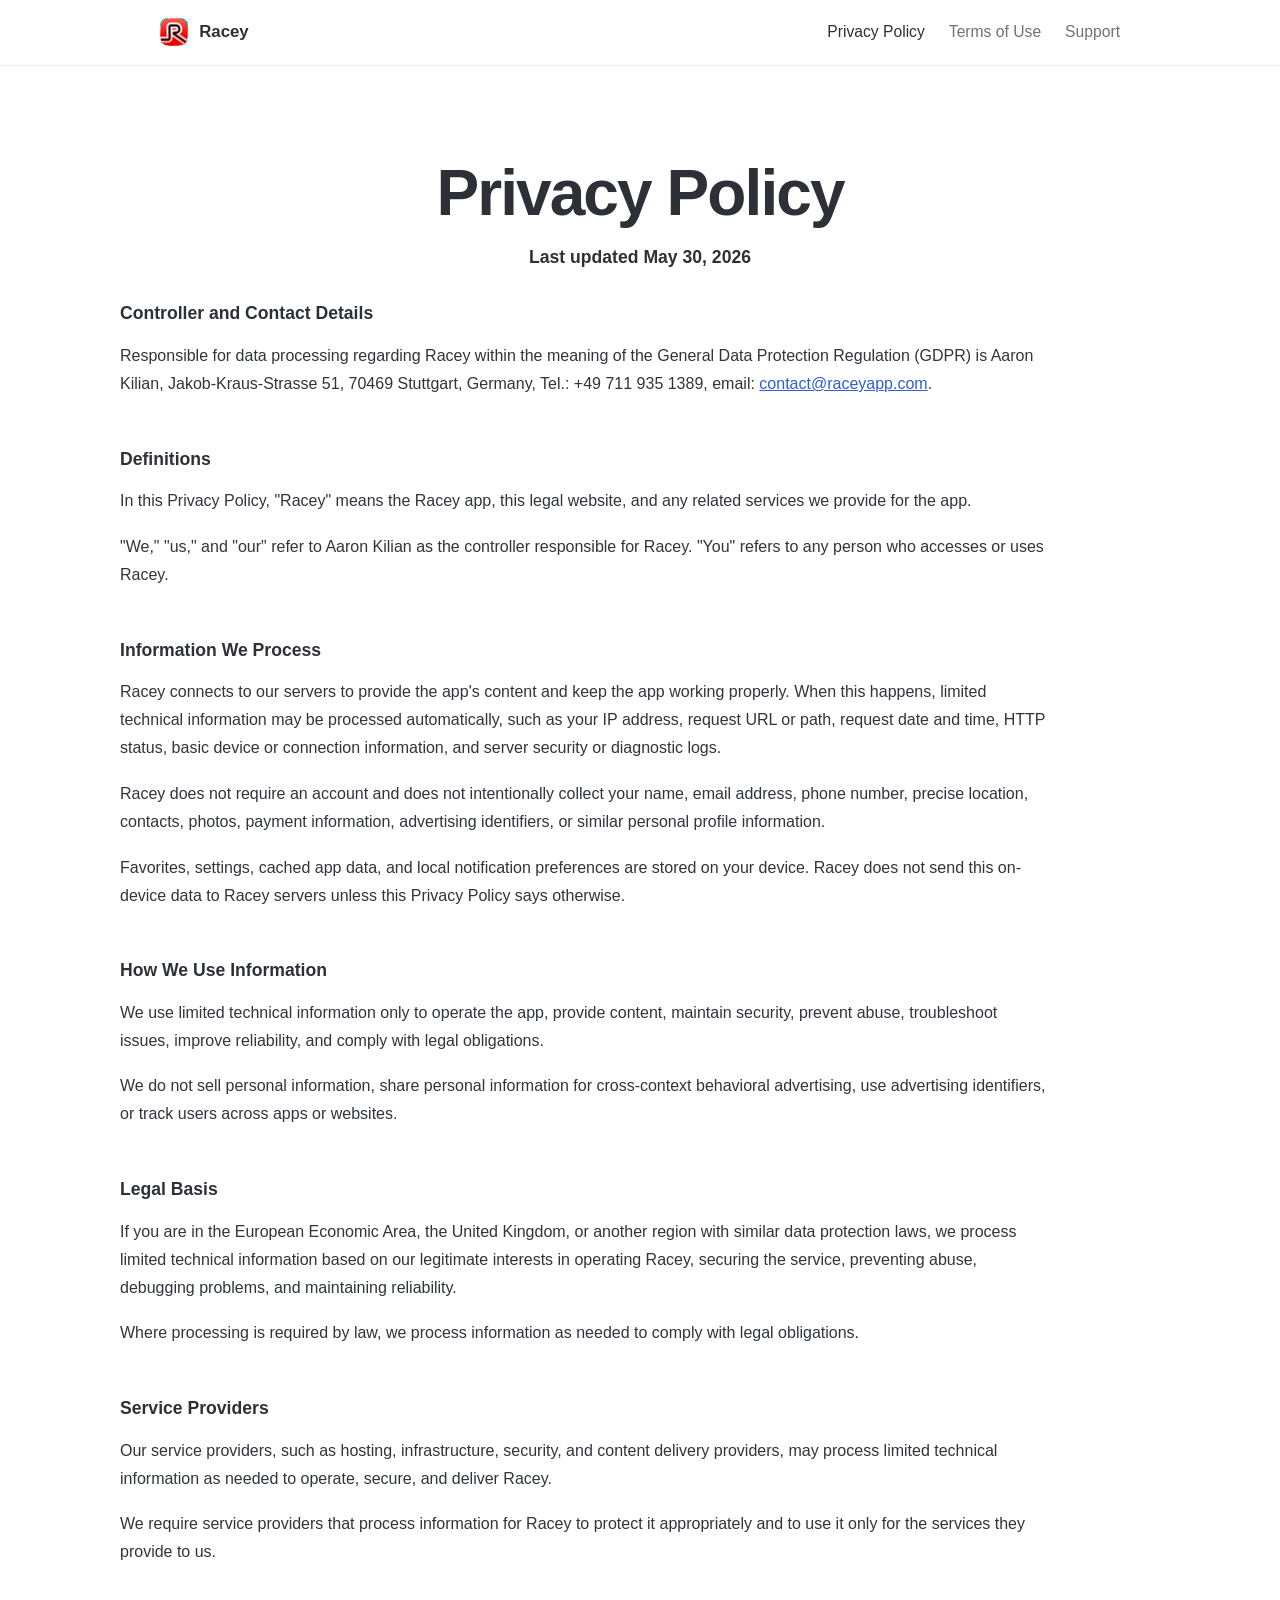
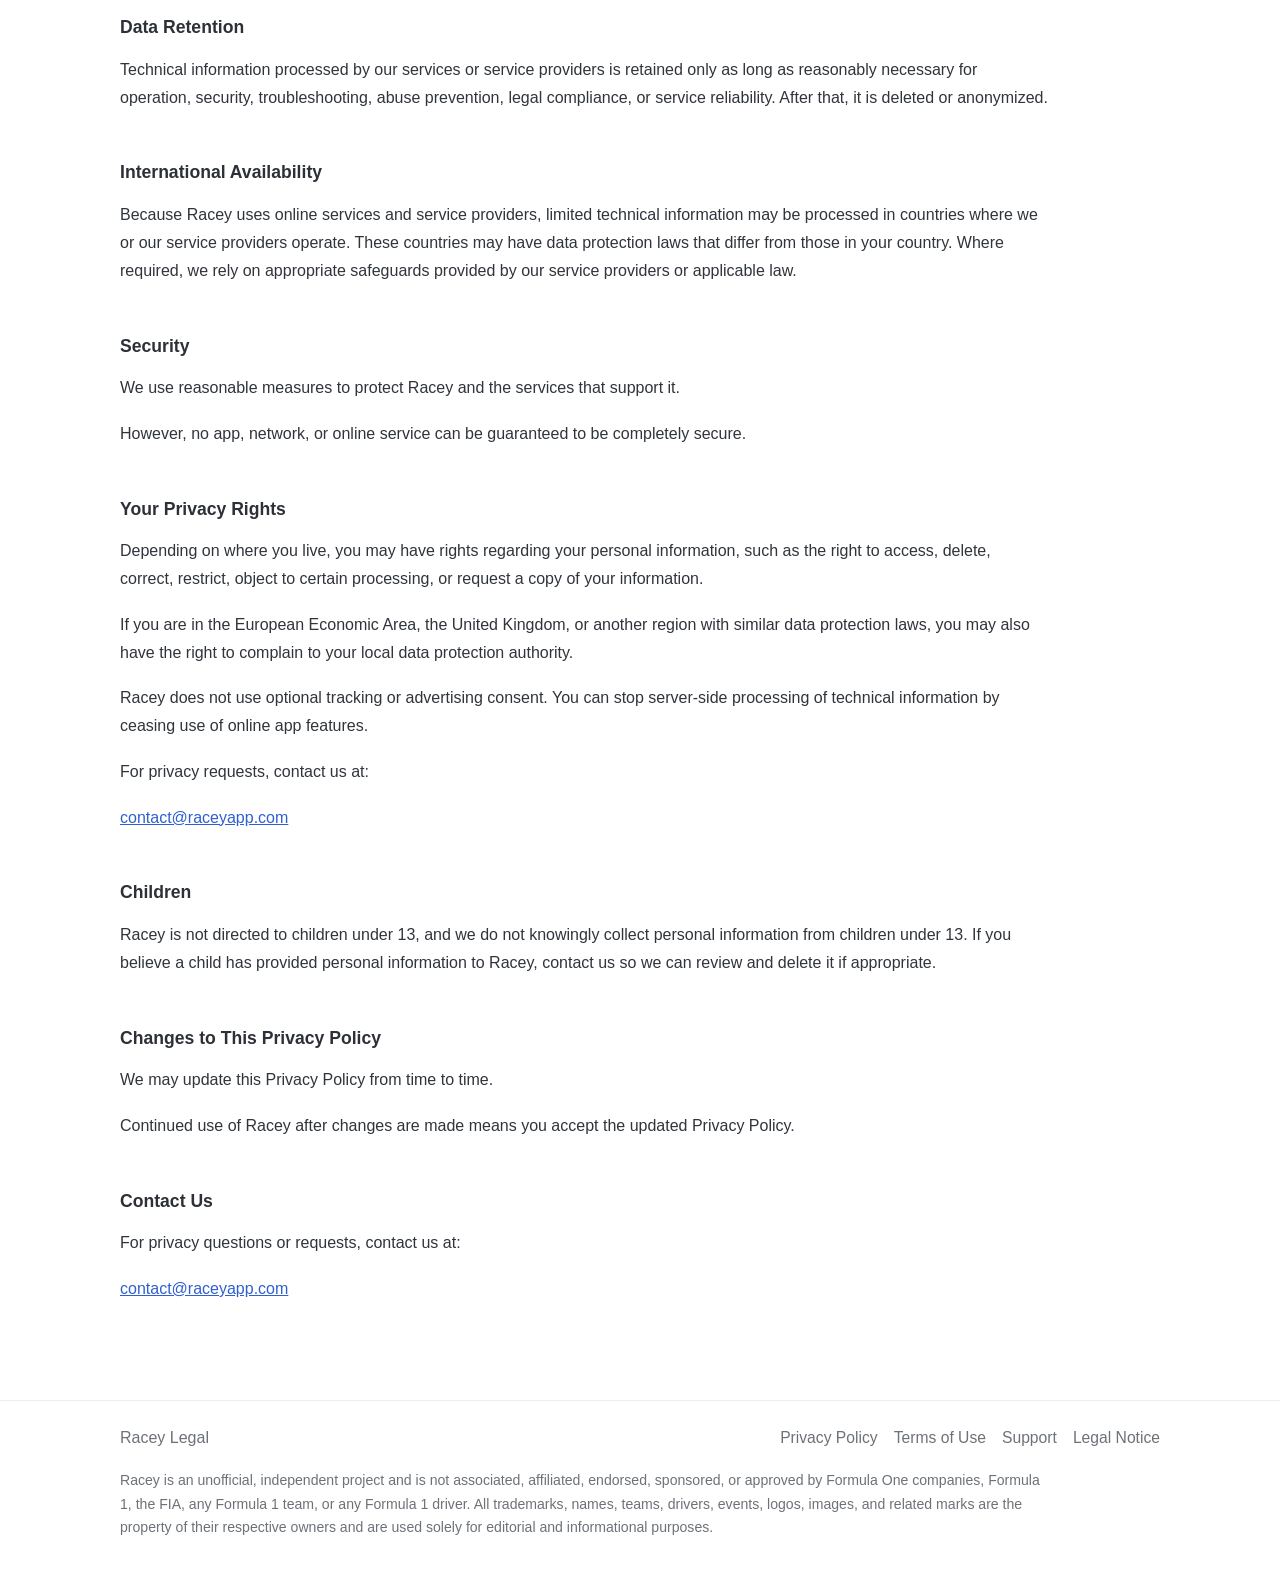
<file: index.html>
<!doctype html>
<html lang="en">
  <head>
    <meta charset="utf-8">
    <meta name="viewport" content="width=device-width, initial-scale=1">
    <title>Racey Legal</title>
    <meta http-equiv="refresh" content="0; url=privacy.html">
    <meta name="description" content="Redirecting to the Racey legal pages.">
    <meta name="application-name" content="Racey Legal">
    <meta name="apple-mobile-web-app-title" content="Racey">
    <meta name="theme-color" content="#ffffff">
    <link rel="shortcut icon" href="favicon.ico">
    <link rel="icon" type="image/png" sizes="16x16" href="assets/favicons/favicon-16x16.png">
    <link rel="icon" type="image/png" sizes="32x32" href="assets/favicons/favicon-32x32.png">
    <link rel="icon" type="image/png" sizes="48x48" href="assets/favicons/favicon-48x48.png">
    <link rel="apple-touch-icon" sizes="180x180" href="assets/favicons/apple-touch-icon.png">
    <link rel="manifest" href="site.webmanifest">
    <link rel="canonical" href="privacy.html">
    <link rel="stylesheet" href="styles.css?v=20260530-3">
  </head>
  <body>
    <main class="redirect-page">
      <div class="redirect-copy">
        <h1>Redirecting to Racey Legal</h1>
        <p>
          If you are not redirected automatically, open the
          <a href="privacy.html">Privacy Policy</a>,
          <a href="terms.html">Terms of Use</a>,
          <a href="support.html">Support</a>,
          or
          <a href="contact.html">Legal Notice</a>.
        </p>
      </div>
    </main>
  </body>
</html>
</file>
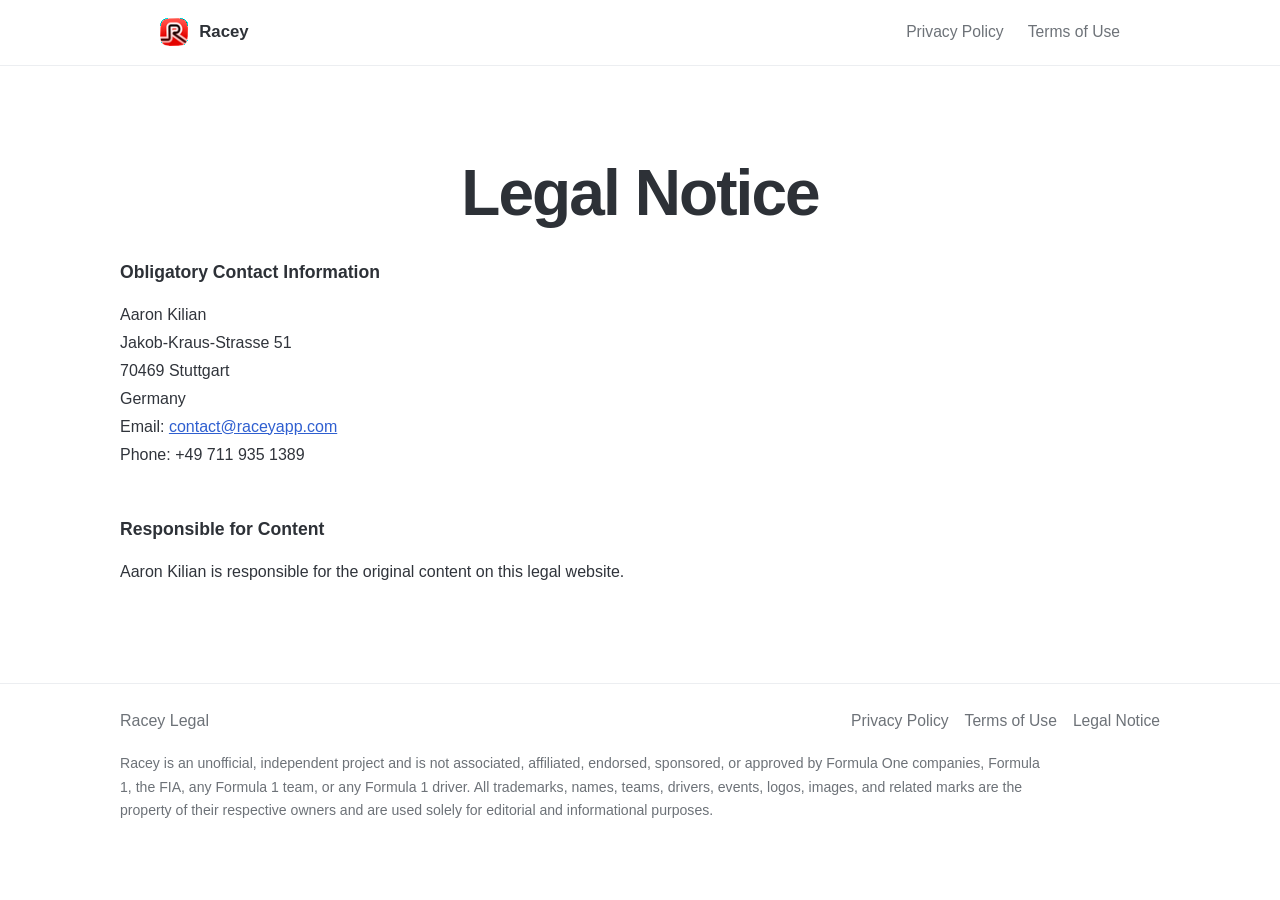
<file: contact.html>
<!doctype html>
<html lang="en">
  <head>
    <meta charset="utf-8">
    <meta name="viewport" content="width=device-width, initial-scale=1">
    <title>Racey Legal Notice</title>
    <meta name="description" content="Legal notice and contact information for the Racey app.">
    <meta name="application-name" content="Racey Legal">
    <meta name="apple-mobile-web-app-title" content="Racey">
    <meta name="theme-color" content="#ffffff">
    <link rel="shortcut icon" href="favicon.ico">
    <link rel="icon" type="image/png" sizes="16x16" href="assets/favicons/favicon-16x16.png">
    <link rel="icon" type="image/png" sizes="32x32" href="assets/favicons/favicon-32x32.png">
    <link rel="icon" type="image/png" sizes="48x48" href="assets/favicons/favicon-48x48.png">
    <link rel="apple-touch-icon" sizes="180x180" href="assets/favicons/apple-touch-icon.png">
    <link rel="manifest" href="site.webmanifest">
    <link rel="stylesheet" href="styles.css?v=20260530">
  </head>
  <body>
    <div class="page-shell">
      <header class="site-header">
        <div class="site-header-inner">
          <a class="brand" href="privacy.html" aria-label="Racey Legal">
            <img
              src="assets/favicons/racey-mark-64.png"
              srcset="assets/favicons/favicon-32x32.png 1x, assets/favicons/racey-mark-64.png 2x"
              width="28"
              height="28"
              alt="Racey app icon"
              class="brand-mark"
            >
            <span>Racey</span>
          </a>

          <nav class="site-nav" aria-label="Primary">
            <a href="privacy.html">Privacy Policy</a>
            <a href="terms.html">Terms of Use</a>
          </nav>
        </div>
      </header>

      <main class="legal-layout">
        <h1 class="legal-page-title">Legal Notice</h1>

        <section class="legal-section">
          <h2>Obligatory Contact Information</h2>
          <address>
            Aaron Kilian<br>
            Jakob-Kraus-Strasse 51<br>
            70469 Stuttgart<br>
            Germany<br>
            Email: <a href="mailto:contact@raceyapp.com">contact@raceyapp.com</a><br>
            Phone: +49 711 935 1389
          </address>
        </section>

        <section class="legal-section">
          <h2>Responsible for Content</h2>
          <p>Aaron Kilian is responsible for the original content on this legal website.</p>
        </section>

      </main>

      <footer class="site-footer">
        <div class="site-footer-inner">
          <div class="site-footer-primary">
            <p>Racey Legal</p>
            <div class="footer-links">
              <a href="privacy.html">Privacy Policy</a>
              <a href="terms.html">Terms of Use</a>
              <a href="contact.html">Legal Notice</a>
            </div>
          </div>
          <p class="footer-disclaimer">
            Racey is an unofficial, independent project and is not associated, affiliated, endorsed, sponsored, or approved by Formula One companies, Formula 1, the FIA, any Formula 1 team, or any Formula 1 driver. All trademarks, names, teams, drivers, events, logos, images, and related marks are the property of their respective owners and are used solely for editorial and informational purposes.
          </p>
        </div>
      </footer>
    </div>
  </body>
</html>
</file>
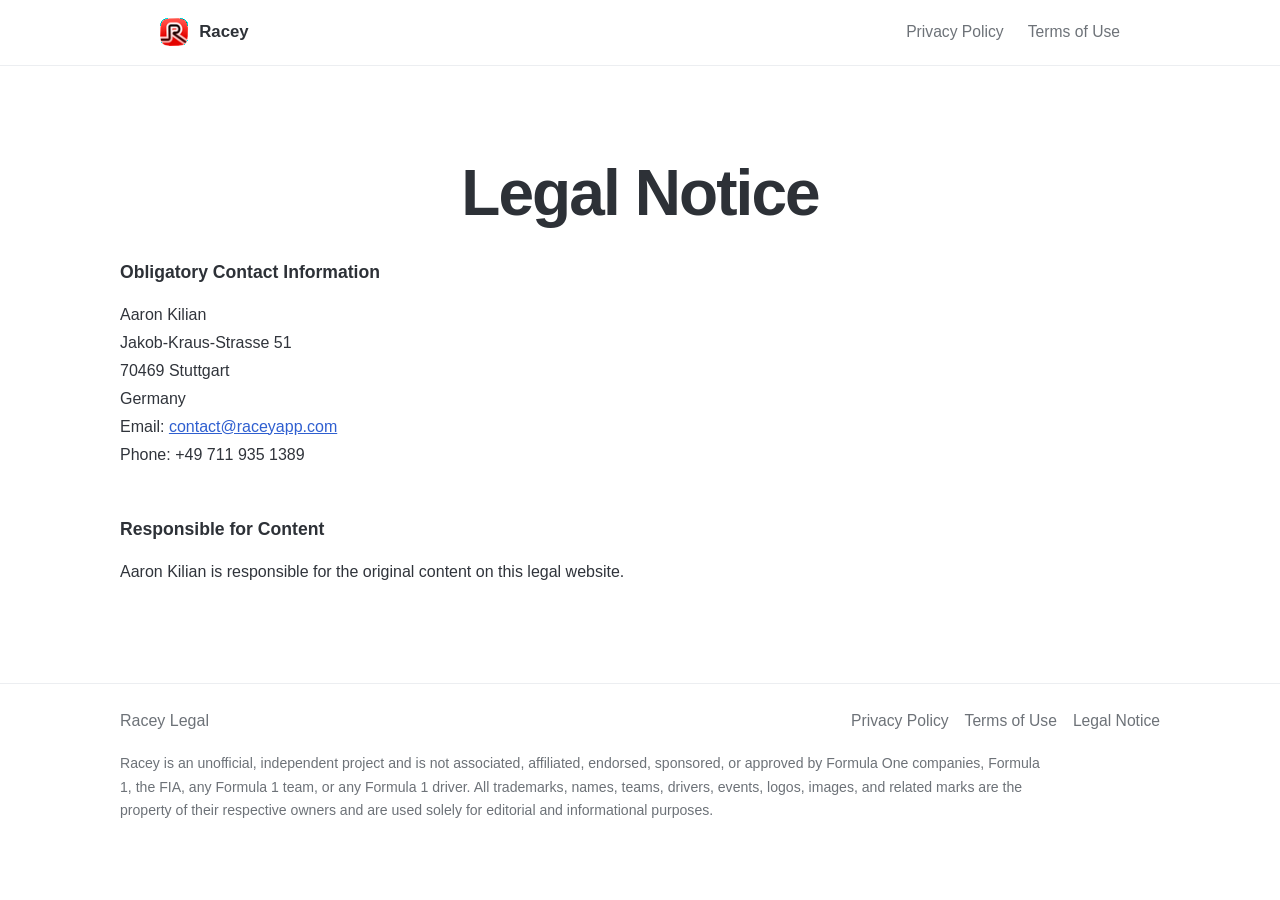
<file: impressum.html>
<!doctype html>
<html lang="en">
  <head>
    <meta charset="utf-8">
    <meta name="viewport" content="width=device-width, initial-scale=1">
    <title>Redirecting to Racey Legal Notice</title>
    <meta http-equiv="refresh" content="0; url=contact.html">
    <meta name="robots" content="noindex">
    <link rel="canonical" href="contact.html">
  </head>
  <body>
    <p><a href="contact.html">Open Racey Legal Notice</a></p>
  </body>
</html>
</file>
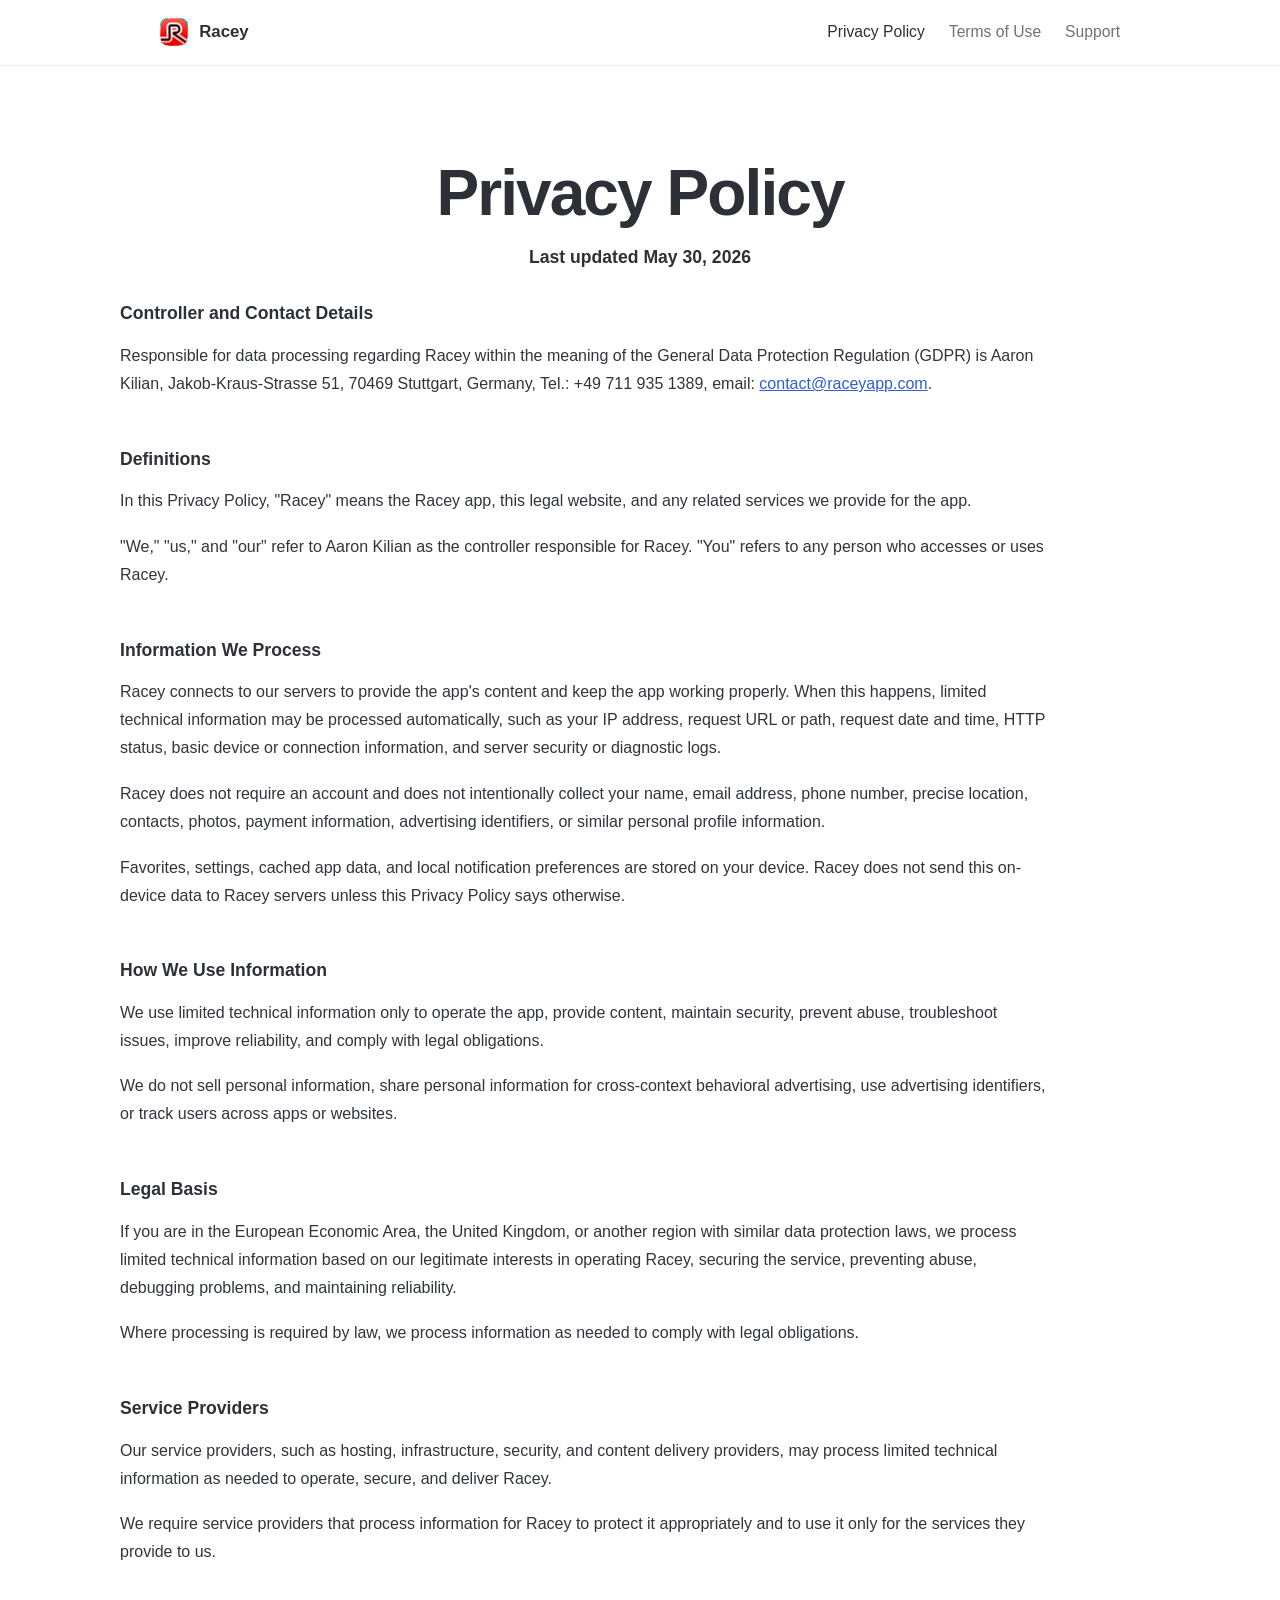
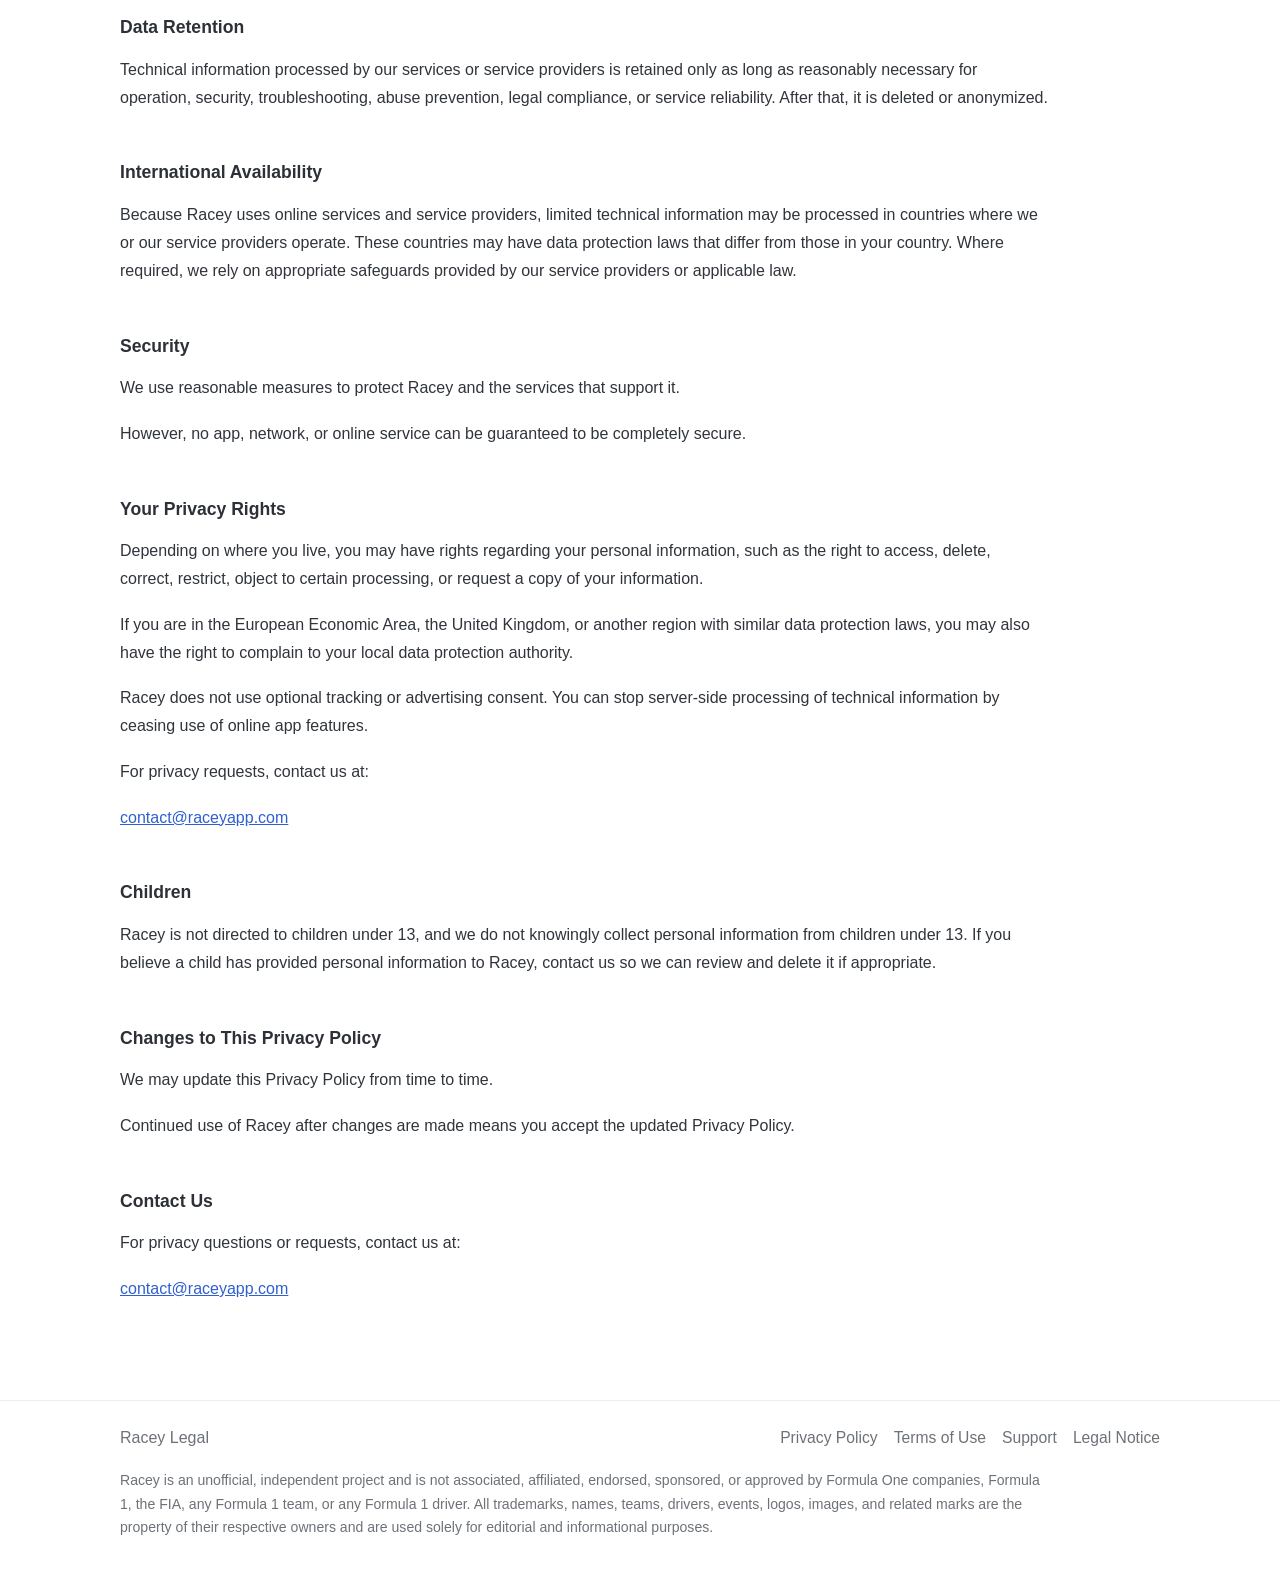
<file: privacy.html>
<!doctype html>
<html lang="en">
  <head>
    <meta charset="utf-8">
    <meta name="viewport" content="width=device-width, initial-scale=1">
    <title>Racey Privacy Policy</title>
    <meta name="description" content="Privacy Policy for the Racey app.">
    <meta name="application-name" content="Racey Legal">
    <meta name="apple-mobile-web-app-title" content="Racey">
    <meta name="theme-color" content="#ffffff">
    <link rel="shortcut icon" href="favicon.ico">
    <link rel="icon" type="image/png" sizes="16x16" href="assets/favicons/favicon-16x16.png">
    <link rel="icon" type="image/png" sizes="32x32" href="assets/favicons/favicon-32x32.png">
    <link rel="icon" type="image/png" sizes="48x48" href="assets/favicons/favicon-48x48.png">
    <link rel="apple-touch-icon" sizes="180x180" href="assets/favicons/apple-touch-icon.png">
    <link rel="manifest" href="site.webmanifest">
    <link rel="stylesheet" href="styles.css?v=20260530-3">
  </head>
  <body>
    <div class="page-shell">
      <header class="site-header">
        <div class="site-header-inner">
          <a class="brand" href="privacy.html" aria-label="Racey Privacy Policy">
            <img
              src="assets/favicons/racey-mark-64.png"
              srcset="assets/favicons/favicon-32x32.png 1x, assets/favicons/racey-mark-64.png 2x"
              width="28"
              height="28"
              alt="Racey app icon"
              class="brand-mark"
            >
            <span>Racey</span>
          </a>

          <nav class="site-nav" aria-label="Primary">
            <a class="is-active" href="privacy.html" aria-current="page">Privacy Policy</a>
            <a href="terms.html">Terms of Use</a>
            <a href="support.html">Support</a>
          </nav>
        </div>
      </header>

      <main class="legal-layout">
        <h1 class="legal-page-title">Privacy Policy</h1>
        <p class="legal-updated">Last updated May 30, 2026</p>

        <section class="legal-section">
          <h2>Controller and Contact Details</h2>
          <p>
            Responsible for data processing regarding Racey within the meaning of the General Data Protection Regulation (GDPR) is Aaron Kilian, Jakob-Kraus-Strasse 51, 70469 Stuttgart, Germany, Tel.: +49 711 935 1389, email: <a href="mailto:contact@raceyapp.com">contact@raceyapp.com</a>.
          </p>
        </section>

        <section class="legal-section">
          <h2>Definitions</h2>
          <p>
            In this Privacy Policy, &quot;Racey&quot; means the Racey app, this legal website, and any related services we provide for the app.
          </p>
          <p>
            &quot;We,&quot; &quot;us,&quot; and &quot;our&quot; refer to Aaron Kilian as the controller responsible for Racey. &quot;You&quot; refers to any person who accesses or uses Racey.
          </p>
        </section>

        <section class="legal-section">
          <h2>Information We Process</h2>
          <p>
            Racey connects to our servers to provide the app's content and keep the app working properly. When this happens, limited technical information may be processed automatically, such as your IP address, request URL or path, request date and time, HTTP status, basic device or connection information, and server security or diagnostic logs.
          </p>

          <p>
            Racey does not require an account and does not intentionally collect your name, email address, phone number, precise location, contacts, photos, payment information, advertising identifiers, or similar personal profile information.
          </p>

          <p>
            Favorites, settings, cached app data, and local notification preferences are stored on your device. Racey does not send this on-device data to Racey servers unless this Privacy Policy says otherwise.
          </p>
        </section>

        <section class="legal-section">
          <h2>How We Use Information</h2>
          <p>
            We use limited technical information only to operate the app, provide content, maintain security, prevent abuse, troubleshoot issues, improve reliability, and comply with legal obligations.
          </p>
          <p>
            We do not sell personal information, share personal information for cross-context behavioral advertising, use advertising identifiers, or track users across apps or websites.
          </p>
        </section>

        <section class="legal-section">
          <h2>Legal Basis</h2>
          <p>
            If you are in the European Economic Area, the United Kingdom, or another region with similar data protection laws, we process limited technical information based on our legitimate interests in operating Racey, securing the service, preventing abuse, debugging problems, and maintaining reliability.
          </p>
          <p>
            Where processing is required by law, we process information as needed to comply with legal obligations.
          </p>
        </section>

        <section class="legal-section">
          <h2>Service Providers</h2>
          <p>
            Our service providers, such as hosting, infrastructure, security, and content delivery providers, may process limited technical information as needed to operate, secure, and deliver Racey.
          </p>
          <p>
            We require service providers that process information for Racey to protect it appropriately and to use it only for the services they provide to us.
          </p>
        </section>
        
        <section class="legal-section">
          <h2>Data Retention</h2>
          <p>
            Technical information processed by our services or service providers is retained only as long as reasonably necessary for operation, security, troubleshooting, abuse prevention, legal compliance, or service reliability. After that, it is deleted or anonymized.
          </p>
        </section>
        
        <section class="legal-section">
          <h2>International Availability</h2>
          <p>
            Because Racey uses online services and service providers, limited technical information may be processed in countries where we or our service providers operate. These countries may have data protection laws that differ from those in your country. Where required, we rely on appropriate safeguards provided by our service providers or applicable law.
          </p>
        </section>
        
        <section class="legal-section">
          <h2>Security</h2>
          <p>We use reasonable measures to protect Racey and the services that support it.</p>
          <p>
            However, no app, network, or online service can be guaranteed to be completely secure.
          </p>
        </section>

        <section class="legal-section">
          <h2>Your Privacy Rights</h2>
          <p>
            Depending on where you live, you may have rights regarding your personal information, such as the right to access, delete, correct, restrict, object to certain processing, or request a copy of your information.
          </p>
          <p>
            If you are in the European Economic Area, the United Kingdom, or another region with similar data protection laws, you may also have the right to complain to your local data protection authority.
          </p>
          <p>
            Racey does not use optional tracking or advertising consent. You can stop server-side processing of technical information by ceasing use of online app features.
          </p>
          <p>For privacy requests, contact us at:</p>
          <p><a href="mailto:contact@raceyapp.com">contact@raceyapp.com</a></p>
        </section>

        <section class="legal-section">
          <h2>Children</h2>
          <p>
            Racey is not directed to children under 13, and we do not knowingly collect personal information from children under 13. If you believe a child has provided personal information to Racey, contact us so we can review and delete it if appropriate.
          </p>
        </section>

        <section class="legal-section">
          <h2>Changes to This Privacy Policy</h2>
          <p>We may update this Privacy Policy from time to time.</p>
          <p>
            Continued use of Racey after changes are made means you accept the updated Privacy Policy.
          </p>
        </section>

        <section class="legal-section">
          <h2>Contact Us</h2>
          <p>For privacy questions or requests, contact us at:</p>
          <p><a href="mailto:contact@raceyapp.com">contact@raceyapp.com</a></p>
        </section>
      </main>

      <footer class="site-footer">
        <div class="site-footer-inner">
          <div class="site-footer-primary">
            <p>Racey Legal</p>
            <div class="footer-links">
              <a href="privacy.html">Privacy Policy</a>
              <a href="terms.html">Terms of Use</a>
              <a href="support.html">Support</a>
              <a href="contact.html">Legal Notice</a>
            </div>
          </div>
          <p class="footer-disclaimer">
            Racey is an unofficial, independent project and is not associated, affiliated, endorsed, sponsored, or approved by Formula One companies, Formula 1, the FIA, any Formula 1 team, or any Formula 1 driver. All trademarks, names, teams, drivers, events, logos, images, and related marks are the property of their respective owners and are used solely for editorial and informational purposes.
          </p>
        </div>
      </footer>
    </div>
  </body>
</html>
</file>
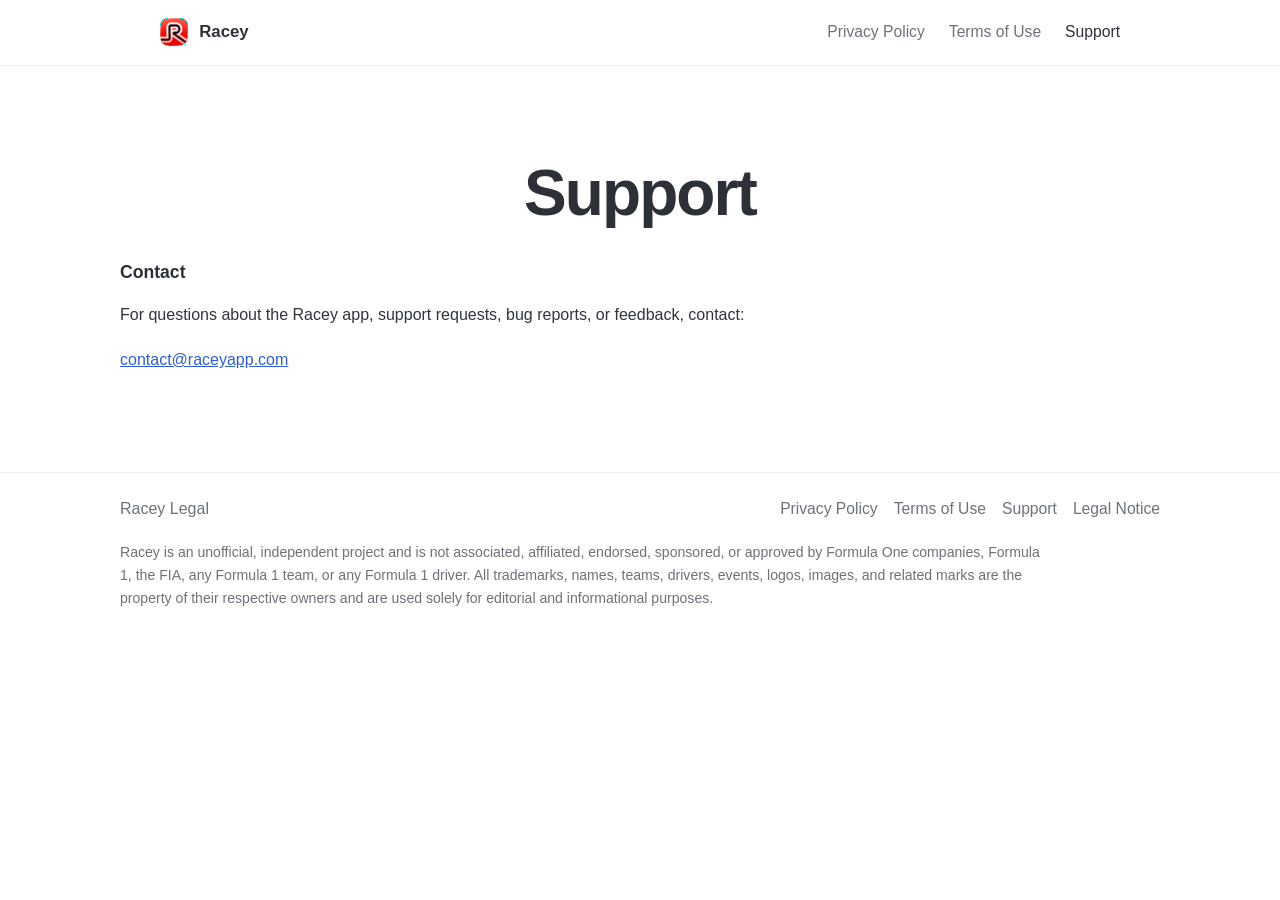
<file: support.html>
<!doctype html>
<html lang="en">
  <head>
    <meta charset="utf-8">
    <meta name="viewport" content="width=device-width, initial-scale=1">
    <title>Racey Support</title>
    <meta name="description" content="Support contact for the Racey app.">
    <meta name="application-name" content="Racey Legal">
    <meta name="apple-mobile-web-app-title" content="Racey">
    <meta name="theme-color" content="#ffffff">
    <link rel="shortcut icon" href="favicon.ico">
    <link rel="icon" type="image/png" sizes="16x16" href="assets/favicons/favicon-16x16.png">
    <link rel="icon" type="image/png" sizes="32x32" href="assets/favicons/favicon-32x32.png">
    <link rel="icon" type="image/png" sizes="48x48" href="assets/favicons/favicon-48x48.png">
    <link rel="apple-touch-icon" sizes="180x180" href="assets/favicons/apple-touch-icon.png">
    <link rel="manifest" href="site.webmanifest">
    <link rel="stylesheet" href="styles.css?v=20260530-3">
  </head>
  <body>
    <div class="page-shell">
      <header class="site-header">
        <div class="site-header-inner">
          <a class="brand" href="privacy.html" aria-label="Racey Legal">
            <img
              src="assets/favicons/racey-mark-64.png"
              srcset="assets/favicons/favicon-32x32.png 1x, assets/favicons/racey-mark-64.png 2x"
              width="28"
              height="28"
              alt="Racey app icon"
              class="brand-mark"
            >
            <span>Racey</span>
          </a>

          <nav class="site-nav" aria-label="Primary">
            <a href="privacy.html">Privacy Policy</a>
            <a href="terms.html">Terms of Use</a>
            <a class="is-active" href="support.html" aria-current="page">Support</a>
          </nav>
        </div>
      </header>

      <main class="legal-layout">
        <h1 class="legal-page-title">Support</h1>

        <section class="legal-section">
          <h2>Contact</h2>
          <p>
            For questions about the Racey app, support requests, bug reports, or feedback, contact:
          </p>
          <p><a href="mailto:contact@raceyapp.com">contact@raceyapp.com</a></p>
        </section>
      </main>

      <footer class="site-footer">
        <div class="site-footer-inner">
          <div class="site-footer-primary">
            <p>Racey Legal</p>
            <div class="footer-links">
              <a href="privacy.html">Privacy Policy</a>
              <a href="terms.html">Terms of Use</a>
              <a href="support.html">Support</a>
              <a href="contact.html">Legal Notice</a>
            </div>
          </div>
          <p class="footer-disclaimer">
            Racey is an unofficial, independent project and is not associated, affiliated, endorsed, sponsored, or approved by Formula One companies, Formula 1, the FIA, any Formula 1 team, or any Formula 1 driver. All trademarks, names, teams, drivers, events, logos, images, and related marks are the property of their respective owners and are used solely for editorial and informational purposes.
          </p>
        </div>
      </footer>
    </div>
  </body>
</html>
</file>
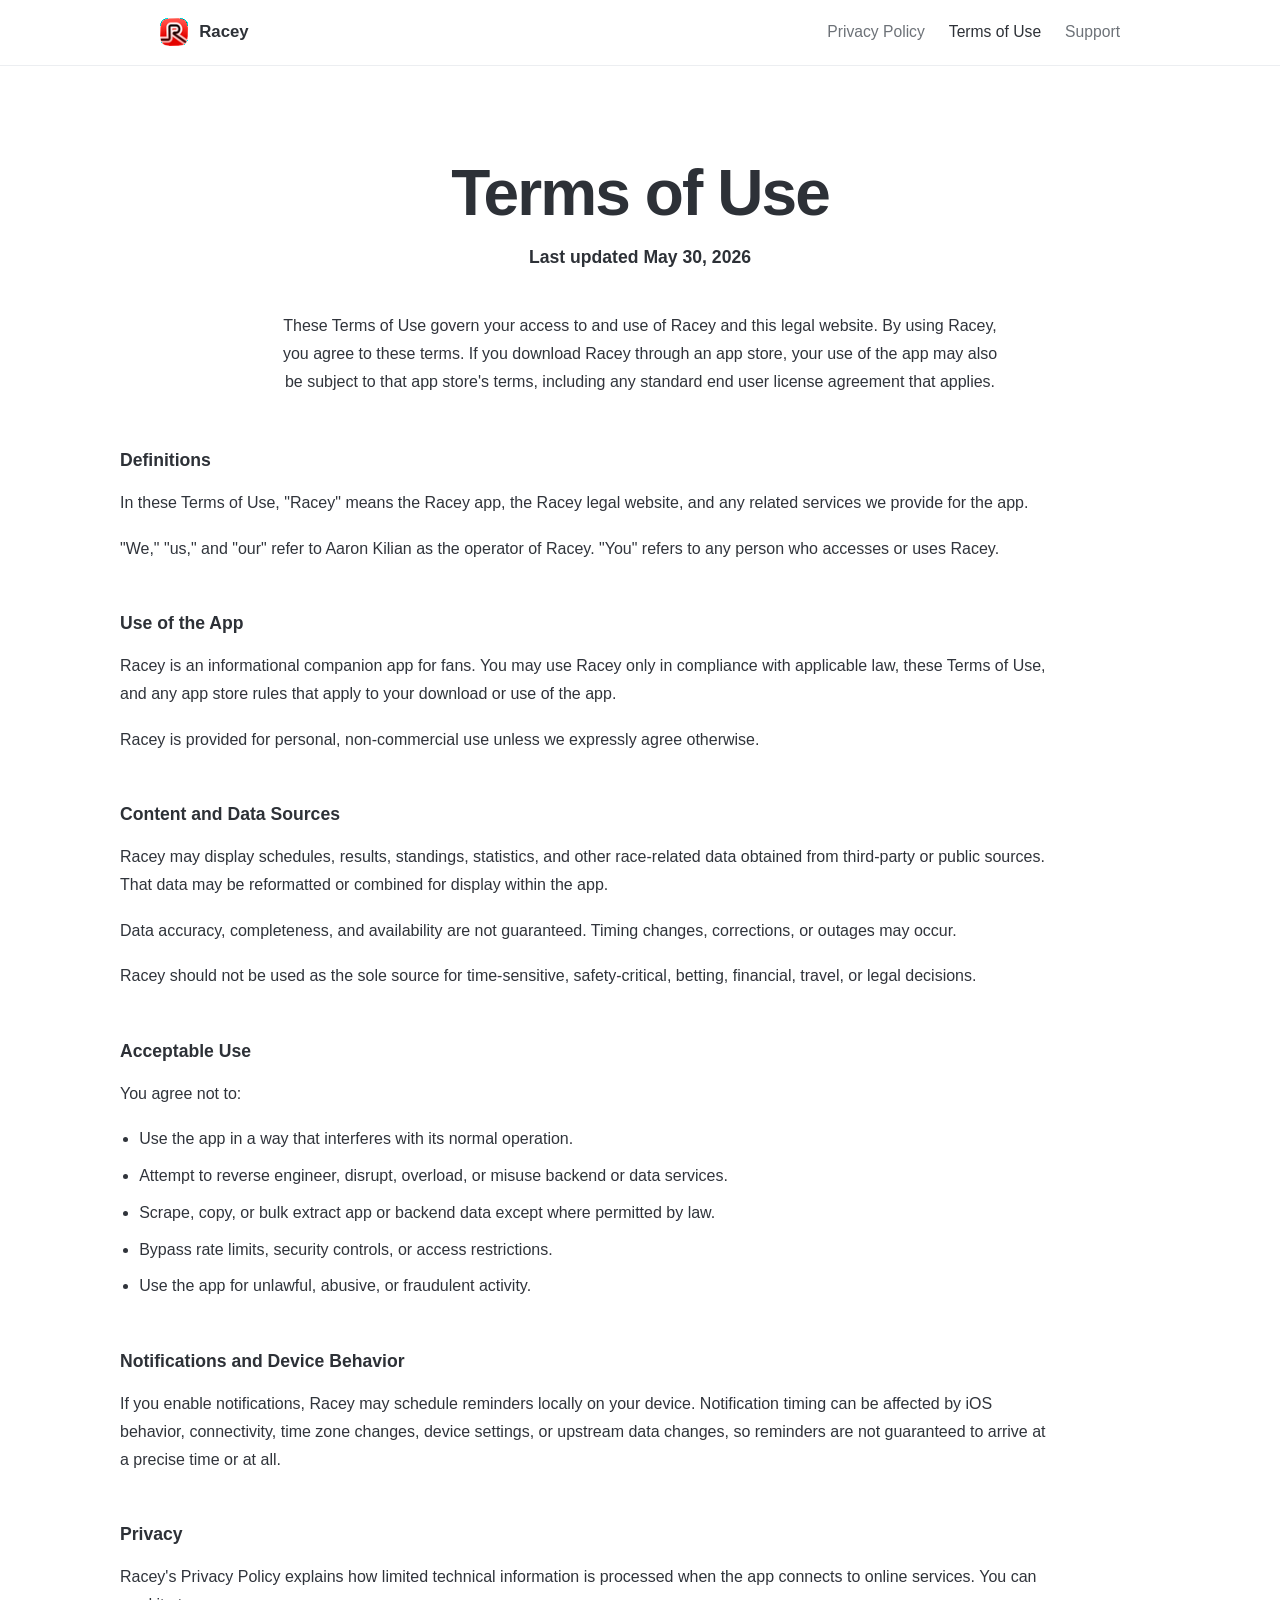
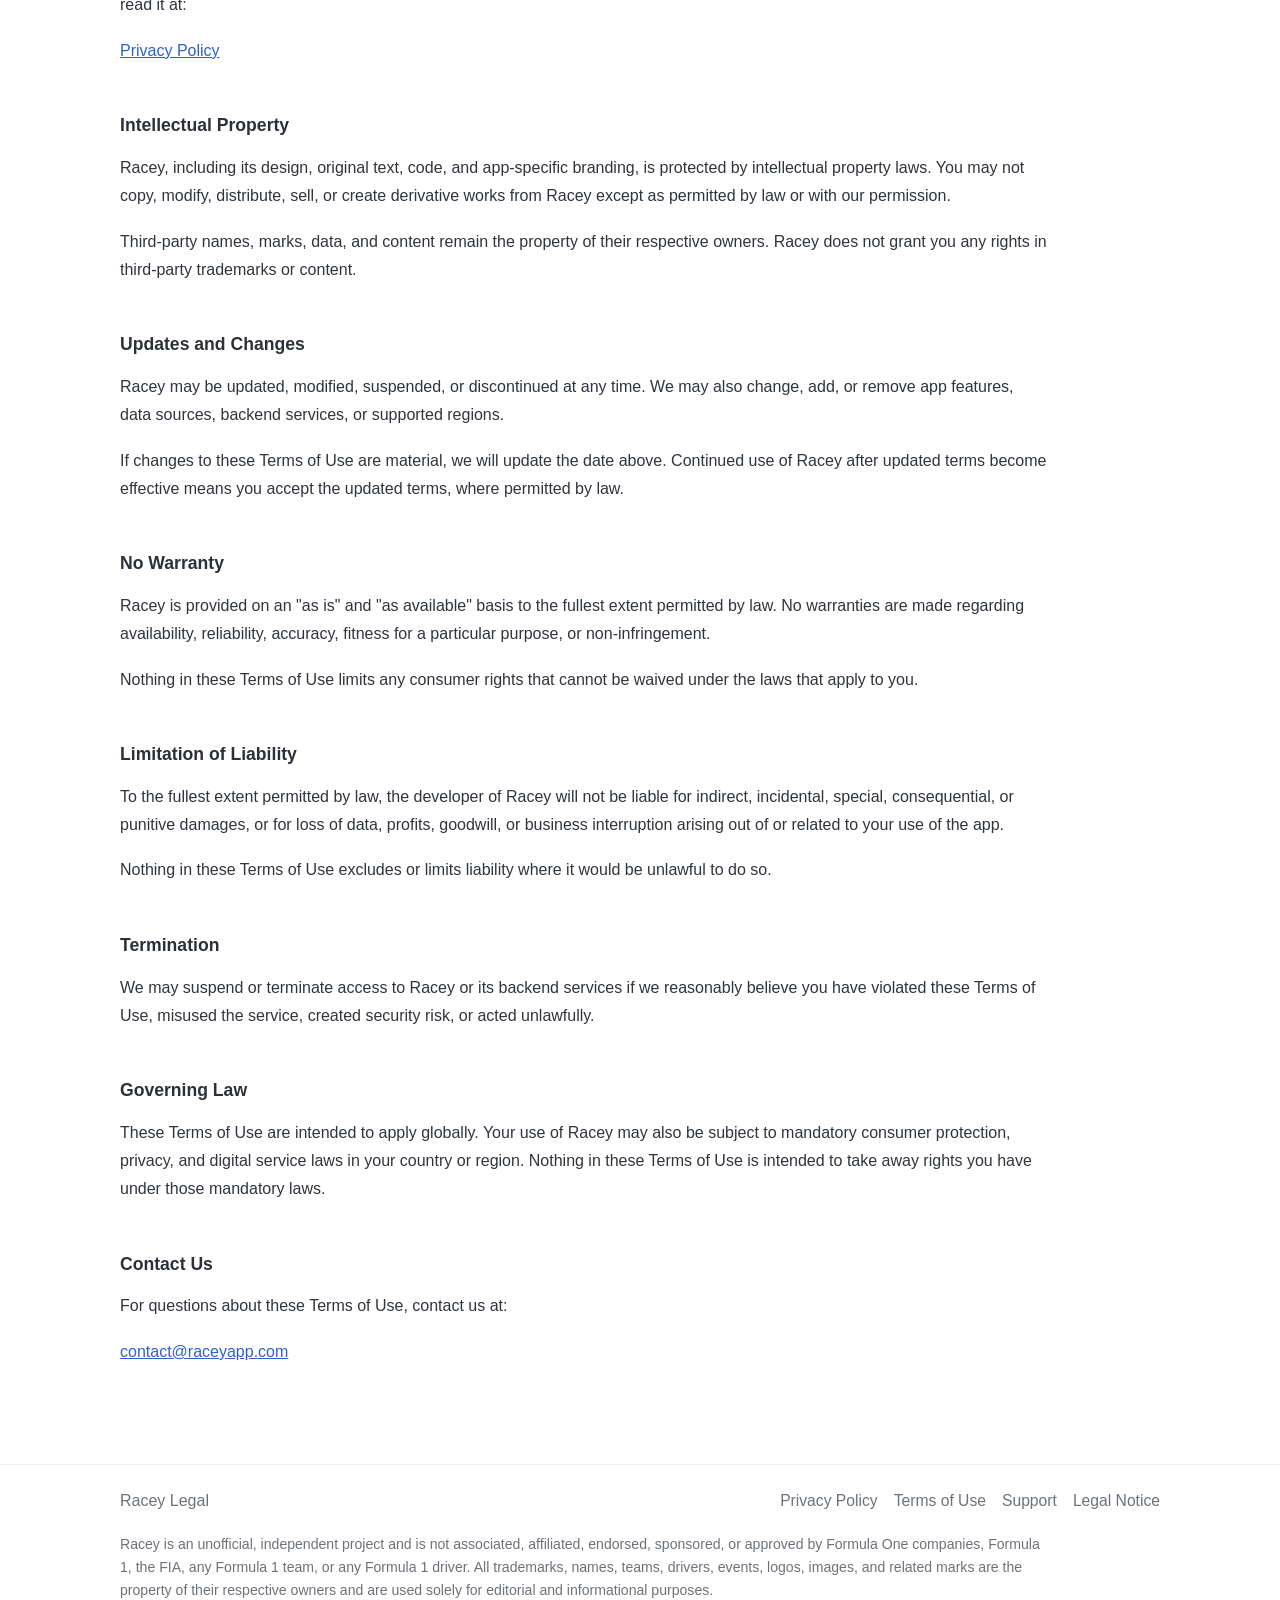
<file: terms.html>
<!doctype html>
<html lang="en">
  <head>
    <meta charset="utf-8">
    <meta name="viewport" content="width=device-width, initial-scale=1">
    <title>Racey Terms of Use</title>
    <meta name="description" content="Terms of Use for the Racey app.">
    <meta name="application-name" content="Racey Legal">
    <meta name="apple-mobile-web-app-title" content="Racey">
    <meta name="theme-color" content="#ffffff">
    <link rel="shortcut icon" href="favicon.ico">
    <link rel="icon" type="image/png" sizes="16x16" href="assets/favicons/favicon-16x16.png">
    <link rel="icon" type="image/png" sizes="32x32" href="assets/favicons/favicon-32x32.png">
    <link rel="icon" type="image/png" sizes="48x48" href="assets/favicons/favicon-48x48.png">
    <link rel="apple-touch-icon" sizes="180x180" href="assets/favicons/apple-touch-icon.png">
    <link rel="manifest" href="site.webmanifest">
    <link rel="stylesheet" href="styles.css?v=20260530-3">
  </head>
  <body>
    <div class="page-shell">
      <header class="site-header">
        <div class="site-header-inner">
          <a class="brand" href="privacy.html" aria-label="Racey Privacy Policy">
            <img
              src="assets/favicons/racey-mark-64.png"
              srcset="assets/favicons/favicon-32x32.png 1x, assets/favicons/racey-mark-64.png 2x"
              width="28"
              height="28"
              alt="Racey app icon"
              class="brand-mark"
            >
            <span>Racey</span>
          </a>

          <nav class="site-nav" aria-label="Primary">
            <a href="privacy.html">Privacy Policy</a>
            <a class="is-active" href="terms.html" aria-current="page">Terms of Use</a>
            <a href="support.html">Support</a>
          </nav>
        </div>
      </header>

      <main class="legal-layout">
        <h1 class="legal-page-title">Terms of Use</h1>
        <p class="legal-updated">Last updated May 30, 2026</p>

        <section class="legal-intro">
          <p>
            These Terms of Use govern your access to and use of Racey and this legal website. By using Racey, you agree to these terms. If you download Racey through an app store, your use of the app may also be subject to that app store's terms, including any standard end user license agreement that applies.
          </p>
        </section>

        <section class="legal-section">
          <h2>Definitions</h2>
          <p>
            In these Terms of Use, &quot;Racey&quot; means the Racey app, the Racey legal website, and any related services we provide for the app.
          </p>
          <p>
            &quot;We,&quot; &quot;us,&quot; and &quot;our&quot; refer to Aaron Kilian as the operator of Racey. &quot;You&quot; refers to any person who accesses or uses Racey.
          </p>
        </section>

        <section class="legal-section">
          <h2>Use of the App</h2>
          <p>
            Racey is an informational companion app for fans. You may use Racey only in compliance with applicable law, these Terms of Use, and any app store rules that apply to your download or use of the app.
          </p>
          <p>
            Racey is provided for personal, non-commercial use unless we expressly agree otherwise.
          </p>
        </section>

        <section class="legal-section">
          <h2>Content and Data Sources</h2>
          <p>
            Racey may display schedules, results, standings, statistics, and other race-related
            data obtained from third-party or public sources. That data may be reformatted or combined for display within the app.
          </p>
          <p>
            Data accuracy, completeness, and availability are not guaranteed. Timing changes,
            corrections, or outages may occur.
          </p>
          <p>
            Racey should not be used as the sole source for time-sensitive, safety-critical, betting, financial, travel, or legal decisions.
          </p>
        </section>

        <section class="legal-section">
          <h2>Acceptable Use</h2>
          <p>You agree not to:</p>
          <ul>
            <li>Use the app in a way that interferes with its normal operation.</li>
            <li>Attempt to reverse engineer, disrupt, overload, or misuse backend or data services.</li>
            <li>Scrape, copy, or bulk extract app or backend data except where permitted by law.</li>
            <li>Bypass rate limits, security controls, or access restrictions.</li>
            <li>Use the app for unlawful, abusive, or fraudulent activity.</li>
          </ul>
        </section>

        <section class="legal-section">
          <h2>Notifications and Device Behavior</h2>
          <p>
            If you enable notifications, Racey may schedule reminders locally on your device.
            Notification timing can be affected by iOS behavior, connectivity, time zone changes,
            device settings, or upstream data changes, so reminders are not guaranteed to arrive at
            a precise time or at all.
          </p>
        </section>

        <section class="legal-section">
          <h2>Privacy</h2>
          <p>
            Racey's Privacy Policy explains how limited technical information is processed when the app connects to online services. You can read it at:
          </p>
          <p><a href="privacy.html">Privacy Policy</a></p>
        </section>

        <section class="legal-section">
          <h2>Intellectual Property</h2>
          <p>
            Racey, including its design, original text, code, and app-specific branding, is protected by intellectual property laws. You may not copy, modify, distribute, sell, or create derivative works from Racey except as permitted by law or with our permission.
          </p>
          <p>
            Third-party names, marks, data, and content remain the property of their respective owners. Racey does not grant you any rights in third-party trademarks or content.
          </p>
        </section>

        <section class="legal-section">
          <h2>Updates and Changes</h2>
          <p>
            Racey may be updated, modified, suspended, or discontinued at any time. We may also change, add, or remove app features, data sources, backend services, or supported regions.
          </p>
          <p>
            If changes to these Terms of Use are material, we will update the date above. Continued use of Racey after updated terms become effective means you accept the updated terms, where permitted by law.
          </p>
        </section>

        <section class="legal-section">
          <h2>No Warranty</h2>
          <p>
            Racey is provided on an &quot;as is&quot; and &quot;as available&quot; basis to the fullest extent permitted by law. No warranties are made regarding availability, reliability, accuracy, fitness for a particular purpose, or non-infringement.
          </p>
          <p>
            Nothing in these Terms of Use limits any consumer rights that cannot be waived under the laws that apply to you.
          </p>
        </section>

        <section class="legal-section">
          <h2>Limitation of Liability</h2>
          <p>
            To the fullest extent permitted by law, the developer of Racey will not be liable for indirect, incidental, special, consequential, or punitive damages, or for loss of data, profits, goodwill, or business interruption arising out of or related to your use of the app.
          </p>
          <p>
            Nothing in these Terms of Use excludes or limits liability where it would be unlawful to do so.
          </p>
        </section>

        <section class="legal-section">
          <h2>Termination</h2>
          <p>
            We may suspend or terminate access to Racey or its backend services if we reasonably believe you have violated these Terms of Use, misused the service, created security risk, or acted unlawfully.
          </p>
        </section>

        <section class="legal-section">
          <h2>Governing Law</h2>
          <p>
            These Terms of Use are intended to apply globally. Your use of Racey may also be subject to mandatory consumer protection, privacy, and digital service laws in your country or region. Nothing in these Terms of Use is intended to take away rights you have under those mandatory laws.
          </p>
        </section>

        <section class="legal-section">
          <h2>Contact Us</h2>
          <p>For questions about these Terms of Use, contact us at:</p>
          <p><a href="mailto:contact@raceyapp.com">contact@raceyapp.com</a></p>
        </section>
      </main>

      <footer class="site-footer">
        <div class="site-footer-inner">
          <div class="site-footer-primary">
            <p>Racey Legal</p>
            <div class="footer-links">
              <a href="privacy.html">Privacy Policy</a>
              <a href="terms.html">Terms of Use</a>
              <a href="support.html">Support</a>
              <a href="contact.html">Legal Notice</a>
            </div>
          </div>
          <p class="footer-disclaimer">
            Racey is an unofficial, independent project and is not associated, affiliated, endorsed, sponsored, or approved by Formula One companies, Formula 1, the FIA, any Formula 1 team, or any Formula 1 driver. All trademarks, names, teams, drivers, events, logos, images, and related marks are the property of their respective owners and are used solely for editorial and informational purposes.
          </p>
        </div>
      </footer>
    </div>
  </body>
</html>
</file>
<file: styles.css>
:root {
  --page-bg: #ffffff;
  --text: #30343b;
  --heading: #2d3137;
  --muted: #6d7278;
  --line: #eceef1;
  --line-strong: #e0e4e8;
  --link: #2f5fd0;
  --content-width: 960px;
  --legal-width: 1040px;
}

* {
  box-sizing: border-box;
}

html {
  scroll-behavior: smooth;
}

body {
  margin: 0;
  background: var(--page-bg);
  color: var(--text);
  font-family:
    -apple-system,
    BlinkMacSystemFont,
    "Segoe UI",
    "Helvetica Neue",
    Arial,
    sans-serif;
}

img {
  display: block;
  max-width: 100%;
}

a {
  color: inherit;
}

.page-shell {
  min-height: 100vh;
  padding-top: 5.4rem;
}

.site-header {
  position: fixed;
  top: 0;
  left: 0;
  right: 0;
  z-index: 20;
  border-bottom: 1px solid var(--line);
  background: #fff;
}

.site-header-inner {
  width: min(calc(100% - 2rem), var(--content-width));
  margin: 0 auto;
  display: flex;
  align-items: center;
  justify-content: space-between;
  gap: 1rem;
  padding: 1.15rem 0;
}

.brand {
  display: inline-flex;
  align-items: center;
  gap: 0.7rem;
  text-decoration: none;
  color: var(--heading);
  font-size: 1.05rem;
  font-weight: 600;
  letter-spacing: 0;
}

.brand-mark {
  width: 1.75rem;
  height: 1.75rem;
  border-radius: 0.5rem;
}

.site-nav {
  display: flex;
  flex-wrap: wrap;
  gap: 1.5rem;
}

.site-nav a {
  text-decoration: none;
  color: var(--muted);
  font-size: 0.98rem;
  font-weight: 500;
}

.site-nav a:hover,
.site-nav a:focus-visible,
.site-nav a.is-active {
  color: var(--heading);
}

.legal-layout {
  width: min(calc(100% - 2rem), var(--legal-width));
  margin: 0 auto;
  padding: 4.5rem 0 5rem;
}

.legal-page-title {
  margin: 0 auto;
  color: var(--heading);
  max-width: 46rem;
  font-size: clamp(2.9rem, 6vw, 4rem);
  font-weight: 600;
  line-height: 1.1;
  letter-spacing: -0.03em;
  text-align: center;
}

.legal-updated {
  margin: 1rem auto 0;
  max-width: 46rem;
  color: var(--heading);
  font-size: 1.1rem;
  line-height: 1.45;
  font-weight: 600;
  text-align: center;
}

.legal-intro {
  max-width: 46rem;
  margin: 2.6rem auto 0;
  text-align: center;
}

.legal-intro p,
.legal-section p,
.legal-section li,
.site-footer p,
.site-footer a {
  font-size: 1rem;
  line-height: 1.75;
}

.legal-intro p,
.legal-section p,
.legal-section li {
  color: var(--text);
}

.legal-intro p {
  margin: 0 0 1.35rem;
}

.legal-section {
  padding-top: 2rem;
}

.legal-section h2 {
  margin: 0 0 1rem;
  color: var(--heading);
  font-size: 1.1rem;
  font-weight: 650;
  line-height: 1.35;
}

.legal-section p {
  margin: 0 0 1.1rem;
}

.legal-section address {
  margin: 0 0 1.1rem;
  color: var(--text);
  font-style: normal;
  font-size: 1rem;
  line-height: 1.75;
}

.legal-section ul {
  margin: 0 0 1.1rem;
  padding-left: 1.2rem;
}

.legal-section li + li {
  margin-top: 0.55rem;
}

.legal-section a {
  color: var(--link);
}

.legal-section {
  max-width: 58rem;
}

.site-footer {
  border-top: 1px solid var(--line);
}

.site-footer-inner {
  width: min(calc(100% - 2rem), var(--legal-width));
  margin: 0 auto;
  padding: 1.4rem 0 2rem;
}

.site-footer-primary {
  display: flex;
  justify-content: space-between;
  gap: 1rem;
  align-items: center;
}

.site-footer p {
  margin: 0;
  color: var(--muted);
}

.site-footer .footer-disclaimer {
  max-width: 58rem;
  margin-top: 1.1rem;
  font-size: 0.88rem;
  line-height: 1.65;
}

.footer-links {
  display: flex;
  flex-wrap: wrap;
  gap: 1rem;
}

.footer-links a {
  text-decoration: none;
  color: var(--muted);
  font-size: 0.98rem;
  font-weight: 500;
}

.footer-links a:hover,
.footer-links a:focus-visible {
  color: var(--heading);
}

.site-footer a:focus-visible {
  outline: none;
}

.site-footer a {
  line-height: 1.75;
}

.redirect-page {
  display: grid;
  place-items: center;
  min-height: 100vh;
  padding: 2rem;
}

.redirect-copy {
  max-width: 34rem;
  text-align: center;
}

.redirect-copy h1 {
  margin: 0;
  color: var(--heading);
  font-size: 2rem;
  line-height: 1.1;
  letter-spacing: -0.04em;
}

.redirect-copy p {
  margin: 1rem 0 0;
  color: var(--muted);
  line-height: 1.7;
}

.redirect-copy a {
  color: var(--link);
}

@media (max-width: 720px) {
  .page-shell {
    padding-top: 7.1rem;
  }

  .site-header-inner,
  .site-footer-primary {
    flex-direction: column;
    align-items: flex-start;
  }

  .site-nav {
    gap: 1rem;
  }

  .legal-layout {
    padding-top: 3rem;
    padding-bottom: 3.5rem;
  }

  .legal-updated {
    font-size: 1rem;
  }

  .legal-intro {
    margin-top: 2.2rem;
  }
}
</file>
